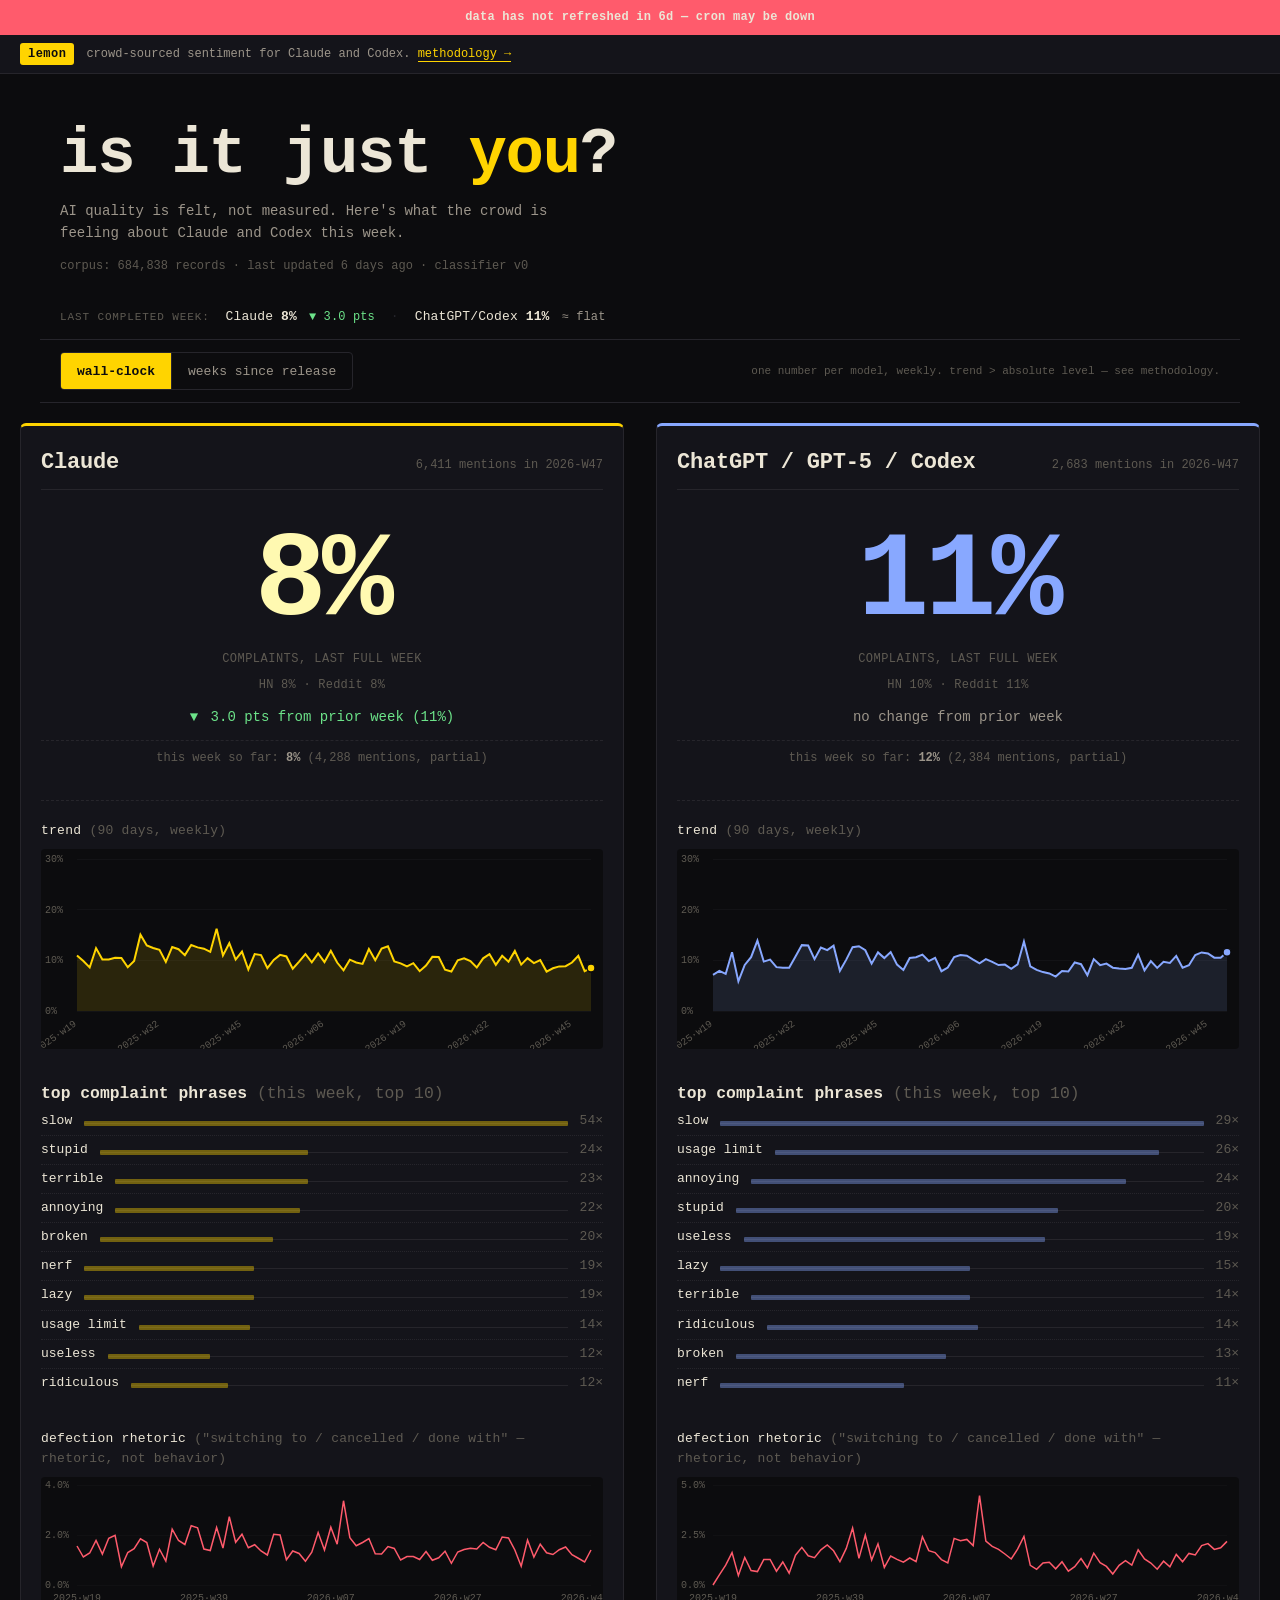
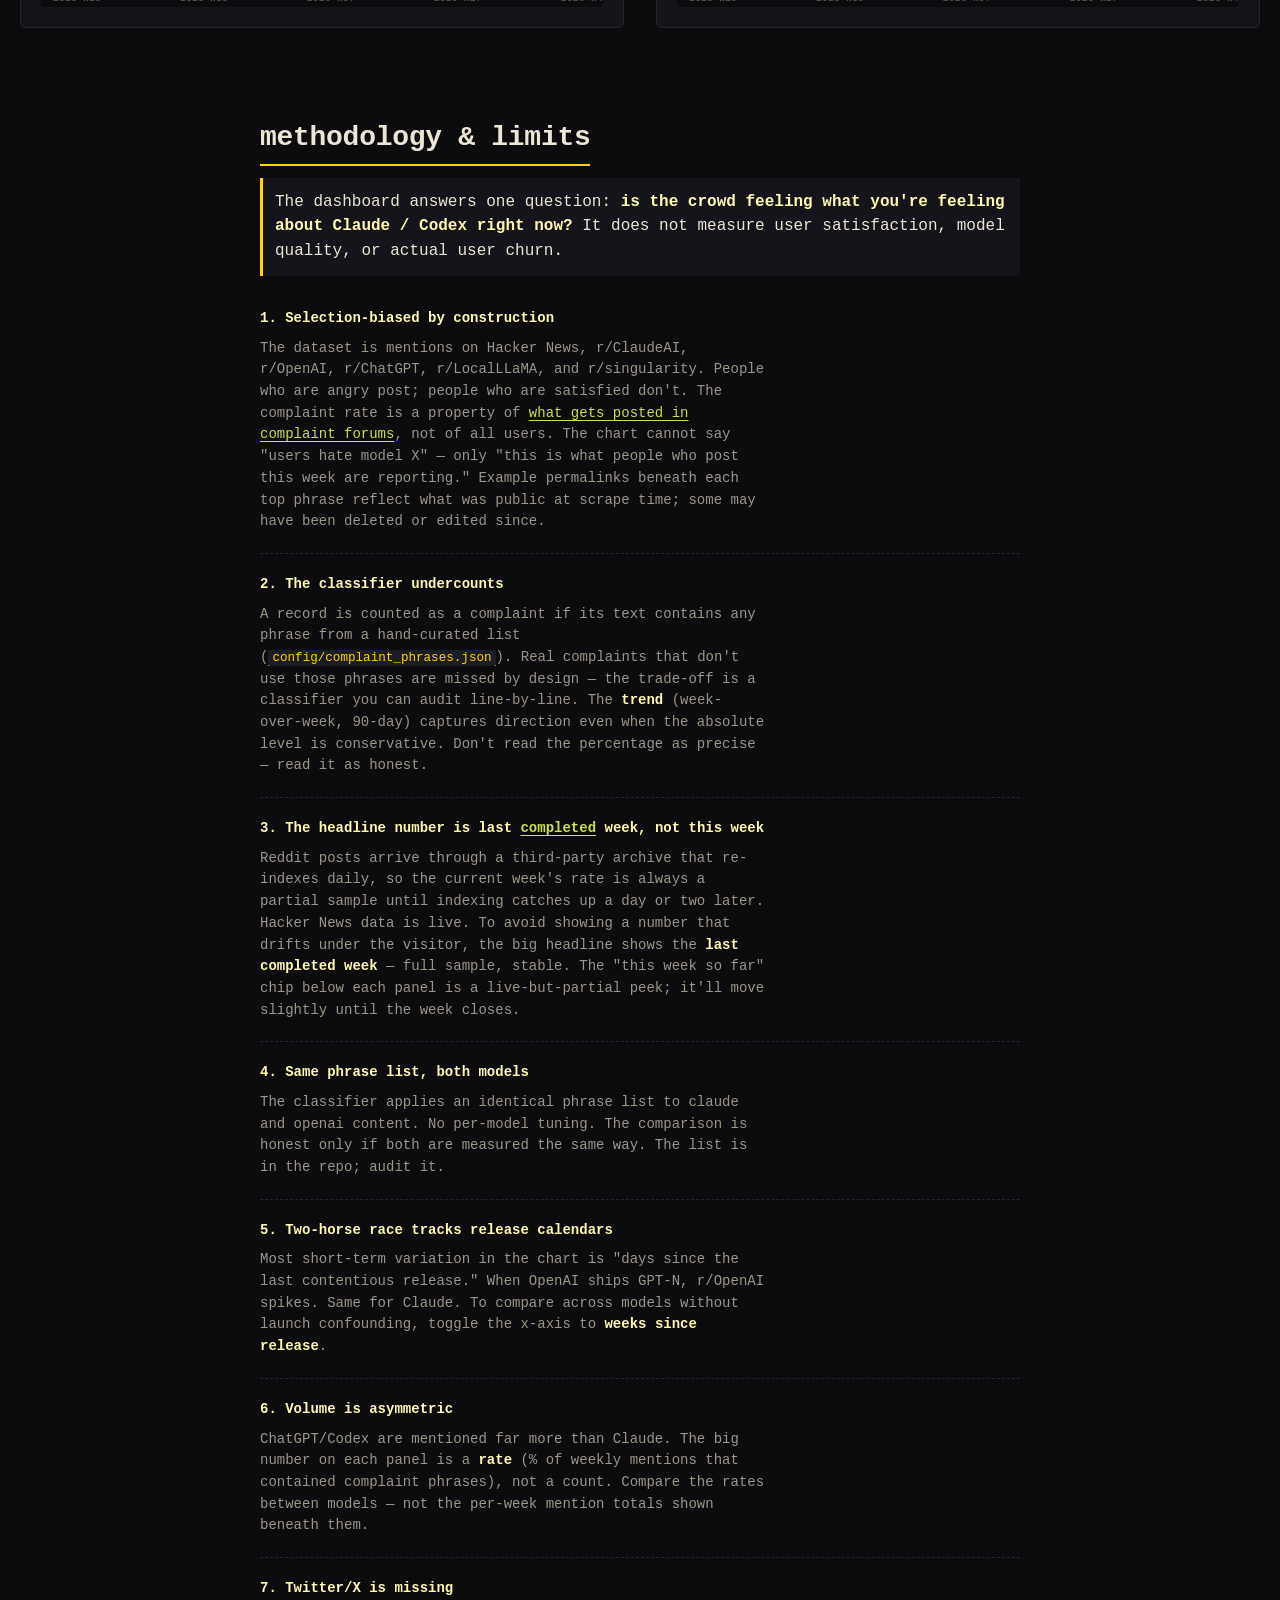
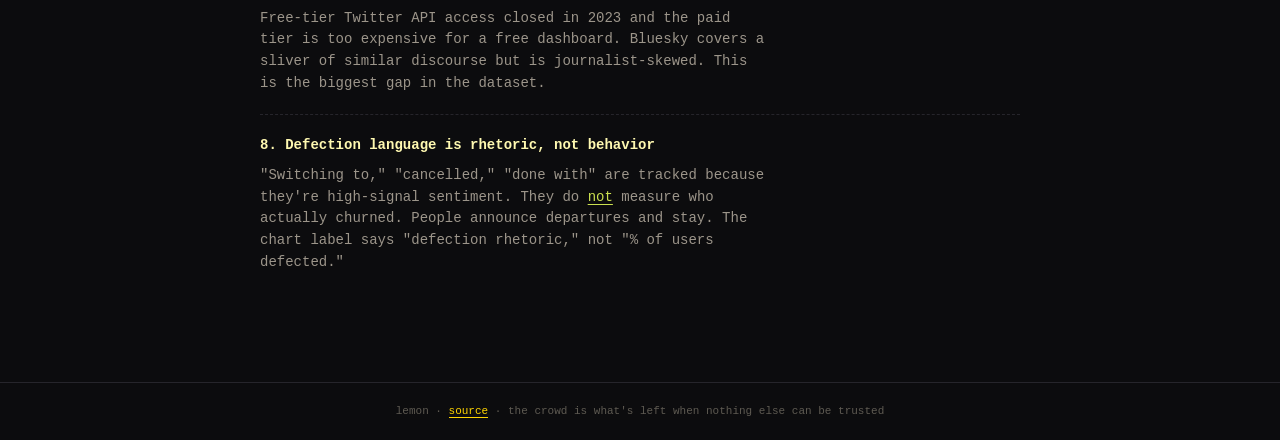
<file: index.html>
<!DOCTYPE html>
<html lang="en">
<head>
<meta charset="utf-8">
<meta name="viewport" content="width=device-width, initial-scale=1">
<title>lemon — is it just you?</title>
<meta name="description" content="AI quality is felt, not measured. Crowd-sourced sentiment for Claude and Codex this week.">
<link rel="canonical" href="https://ajin.im/lemon/">
<meta name="theme-color" content="#0c0c0e">

<!-- Open Graph -->
<meta property="og:type" content="website">
<meta property="og:title" content="lemon — is it just you?">
<meta property="og:description" content="AI quality is felt, not measured. Crowd-sourced sentiment for Claude and Codex this week.">
<meta property="og:url" content="https://ajin.im/lemon/">
<meta property="og:image" content="https://ajin.im/lemon/og-image.png">
<meta property="og:image:width" content="1730">
<meta property="og:image:height" content="909">

<!-- Twitter -->
<meta name="twitter:card" content="summary_large_image">
<meta name="twitter:title" content="lemon — is it just you?">
<meta name="twitter:description" content="AI quality is felt, not measured. Crowd-sourced sentiment for Claude and Codex this week.">
<meta name="twitter:image" content="https://ajin.im/lemon/og-image.png">

<!-- Structured data — Google's "Dataset" schema lets the page show up in
     dataset search and AI overviews with the right framing (a dataset, not
     a blog post). -->
<script type="application/ld+json">
{
  "@context": "https://schema.org",
  "@type": "Dataset",
  "name": "lemon — crowd-sourced sentiment for Claude and Codex",
  "description": "Weekly complaint rate from public discourse on Hacker News and Reddit, applied to mentions of Claude and Codex/ChatGPT/GPT-5. Curated phrase-list classifier; selection-biased by construction.",
  "url": "https://ajin.im/lemon/",
  "creator": {
    "@type": "Person",
    "name": "ajin",
    "url": "https://ajin.im/"
  },
  "license": "https://opensource.org/licenses/MIT",
  "keywords": ["sentiment analysis", "AI quality", "Claude", "OpenAI", "Codex", "ChatGPT", "GPT-5", "user complaints", "Hacker News", "Reddit"],
  "isAccessibleForFree": true,
  "temporalCoverage": "2025-05/..",
  "distribution": {
    "@type": "DataDownload",
    "encodingFormat": "application/json",
    "contentUrl": "https://ajin.im/lemon/data.json"
  }
}
</script>

<link rel="stylesheet" href="style.css">
</head>
<body>

<div id="staleness-banner" hidden></div>

<header class="banner">
  <span class="banner-mark">lemon</span>
  <span class="banner-msg">
    crowd-sourced sentiment for Claude and Codex.
    <a href="#methodology">methodology →</a>
  </span>
</header>

<section class="masthead">
  <h1>is it just <em>you</em>?</h1>
  <p class="tagline">
    AI quality is felt, not measured. Here's what the crowd is feeling
    about Claude and Codex this week.
  </p>
  <p class="meta" id="meta-line">
    corpus: <span id="meta-count">…</span> records ·
    last updated <span id="meta-updated">…</span> ·
    classifier <span id="meta-cls">v0</span>
  </p>
</section>

<aside class="verdict" id="verdict-line" aria-label="Last completed week verdict" hidden></aside>

<section class="controls">
  <div class="toggle-group" aria-label="X-axis mode">
    <button class="toggle active" data-axis="wall" aria-pressed="true">wall-clock</button>
    <button class="toggle" data-axis="release" aria-pressed="false">weeks since release</button>
  </div>
  <p class="controls-note">
    one number per model, weekly. trend &gt; absolute level — see methodology.
  </p>
</section>

<main class="dashboard">

  <section class="model-panel" data-model="claude">
    <header class="panel-head">
      <h2>Claude</h2>
      <span class="panel-totals" id="totals-claude">— mentions this week</span>
    </header>

    <div class="big-number-block">
      <div class="big-number" id="rate-claude">—</div>
      <div class="big-number-label">complaints, last full week</div>
      <div class="by-source" id="by-source-claude"></div>
      <div class="delta" id="delta-claude">—</div>
      <div class="partial-week" id="partial-claude" hidden></div>
    </div>
    <div class="chart-block">
      <h3>trend <span class="chart-sub">(90 days, weekly)</span></h3>
      <div class="chart trend" id="trend-claude" role="img" aria-label="Claude complaint rate trend"></div>
    </div>
    <div class="top-terms-block">
      <h3>top complaint phrases <span class="chart-sub">(this week, top 10)</span></h3>
      <ol class="top-terms" id="terms-claude" aria-label="Claude top terms"></ol>
    </div>
    <div class="chart-block">
      <h3>defection rhetoric <span class="chart-sub">("switching to / cancelled / done with" — rhetoric, not behavior)</span></h3>
      <div class="chart defection" id="def-claude" role="img" aria-label="Claude defection rhetoric trend"></div>
    </div>
  </section>
  <section class="model-panel" data-model="openai">
    <header class="panel-head">
      <h2>ChatGPT / GPT-5 / Codex</h2>
      <span class="panel-totals" id="totals-openai">— mentions this week</span>
    </header>

    <div class="big-number-block">
      <div class="big-number" id="rate-openai">—</div>
      <div class="big-number-label">complaints, last full week</div>
      <div class="by-source" id="by-source-openai"></div>
      <div class="delta" id="delta-openai">—</div>
      <div class="partial-week" id="partial-openai" hidden></div>
    </div>

    <div class="chart-block">
      <h3>trend <span class="chart-sub">(90 days, weekly)</span></h3>
      <div class="chart trend" id="trend-openai" role="img" aria-label="OpenAI complaint rate trend"></div>
    </div>

    <div class="top-terms-block">
      <h3>top complaint phrases <span class="chart-sub">(this week, top 10)</span></h3>
      <ol class="top-terms" id="terms-openai" aria-label="OpenAI top terms"></ol>
    </div>

    <div class="chart-block">
      <h3>defection rhetoric <span class="chart-sub">("switching to / cancelled / done with" — rhetoric, not behavior)</span></h3>
      <div class="chart defection" id="def-openai" role="img" aria-label="OpenAI defection rhetoric trend"></div>
    </div>
  </section>

</main>

<section id="methodology" class="methodology">
  <h2>methodology &amp; limits</h2>
  <p class="lead">
    The dashboard answers one question: <strong>is the crowd feeling what
    you're feeling about Claude / Codex right now?</strong> It does not measure
    user satisfaction, model quality, or actual user churn.
  </p>

  <article class="caveat">
    <h3>1. Selection-biased by construction</h3>
    <p>
      The dataset is mentions on Hacker News, r/ClaudeAI, r/OpenAI, r/ChatGPT,
      r/LocalLLaMA, and r/singularity. People who are angry post; people who are
      satisfied don't. The complaint rate is a property of <em>what gets posted
      in complaint forums</em>, not of all users. The chart cannot say "users
      hate model X" — only "this is what people who post this week are reporting."
      Example permalinks beneath each top phrase reflect what was public at
      scrape time; some may have been deleted or edited since.
    </p>
  </article>

  <article class="caveat">
    <h3>2. The classifier undercounts</h3>
    <p>
      A record is counted as a complaint if its text contains any phrase from
      a hand-curated list (<a href="https://github.com/mobetter20/lemon/blob/main/config/complaint_phrases.json"><code>config/complaint_phrases.json</code></a>).
      Real complaints that don't use those phrases are missed by design — the
      trade-off is a classifier you can audit line-by-line. The
      <strong>trend</strong> (week-over-week, 90-day) captures direction even
      when the absolute level is conservative. Don't read the percentage as
      precise — read it as honest.
    </p>
  </article>

  <article class="caveat">
    <h3>3. The headline number is last <em>completed</em> week, not this week</h3>
    <p>
      Reddit posts arrive through a third-party archive that re-indexes
      daily, so the current week's rate is always a partial sample until
      indexing catches up a day or two later. Hacker News data is live. To
      avoid showing a number that drifts under the visitor, the big
      headline shows the <strong>last completed week</strong> — full
      sample, stable. The "this week so far" chip below each panel is a
      live-but-partial peek; it'll move slightly until the week closes.
    </p>
  </article>

  <article class="caveat">
    <h3>4. Same phrase list, both models</h3>
    <p>
      The classifier applies an identical phrase list to claude and openai
      content. No per-model tuning. The comparison is honest only if both are
      measured the same way. The list is in the repo; audit it.
    </p>
  </article>

  <article class="caveat">
    <h3>5. Two-horse race tracks release calendars</h3>
    <p>
      Most short-term variation in the chart is "days since the last contentious
      release." When OpenAI ships GPT-N, r/OpenAI spikes. Same for Claude. To
      compare across models without launch confounding, toggle the x-axis to
      <strong>weeks since release</strong>.
    </p>
  </article>

  <article class="caveat">
    <h3>6. Volume is asymmetric</h3>
    <p>
      ChatGPT/Codex are mentioned far more than Claude. The big number on
      each panel is a <strong>rate</strong> (% of weekly mentions that
      contained complaint phrases), not a count. Compare the rates between
      models — not the per-week mention totals shown beneath them.
    </p>
  </article>

  <article class="caveat">
    <h3>7. Twitter/X is missing</h3>
    <p>
      Free-tier Twitter API access closed in 2023 and the paid tier is too
      expensive for a free dashboard. Bluesky covers a sliver of similar
      discourse but is journalist-skewed. This is the biggest gap in the
      dataset.
    </p>
  </article>

  <article class="caveat">
    <h3>8. Defection language is rhetoric, not behavior</h3>
    <p>
      "Switching to," "cancelled," "done with" are tracked because they're
      high-signal sentiment. They do <em>not</em> measure who actually churned.
      People announce departures and stay. The chart label says "defection
      rhetoric," not "% of users defected."
    </p>
  </article>
</section>

<footer class="footer">
  <p>
    lemon · <a href="https://github.com/mobetter20/lemon">source</a> ·
    the crowd is what's left when nothing else can be trusted
  </p>
</footer>

<script src="dashboard.js" defer></script>
</body>
</html>
</file>
<file: style.css>
/* ============================================================
   PALETTE (placeholder — swap in real lemon palette here)
   ============================================================ */
:root {
  /* lemon palette — placeholders; replace when real palette lands */
  --lemon-rind:   #ffd400;   /* primary accent, brightest yellow */
  --lemon-flesh:  #fff9b1;   /* soft pale yellow for highlights */
  --lemon-pith:   #fff5d6;   /* near-white, off-yellow */
  --lemon-leaf:   #cbe04f;   /* yellow-green accent */
  --lemon-zest:   #ffaa00;   /* deeper amber */

  /* dark base */
  --bg:           #0c0c0e;
  --bg-2:         #14141a;
  --bg-3:         #1c1d24;
  --fg:           #ece6d6;
  --fg-dim:       #9c958a;
  --fg-mute:      #5e5a52;
  --rule:         #26252b;

  /* signal colors */
  --c-rate:       var(--lemon-rind);    /* claude trend */
  --c-rate-2:     #88a8ff;              /* openai trend */
  --c-defection:  #ff5b6c;
  --c-up:         #ff7a59;              /* delta worsening */
  --c-down:       #6ce389;              /* delta improving */

  /* spacing scale */
  --space-1: 4px;
  --space-2: 8px;
  --space-3: 12px;
  --space-4: 20px;
  --space-5: 32px;
  --space-6: 48px;

  /* type scale */
  --font-mono: "JetBrains Mono", "Berkeley Mono", "IBM Plex Mono", "SF Mono",
               "Menlo", "Consolas", monospace;
}

/* ============================================================
   RESET + BASE
   ============================================================ */
* { box-sizing: border-box; margin: 0; padding: 0; }

html { scroll-behavior: smooth; }

body {
  font-family: var(--font-mono);
  font-size: 14px;
  line-height: 1.55;
  background: var(--bg);
  color: var(--fg);
  -webkit-font-smoothing: antialiased;
  -moz-osx-font-smoothing: grayscale;
}

a { color: var(--lemon-rind); text-decoration: none; border-bottom: 1px solid currentColor; }
a:hover { color: var(--lemon-zest); }

strong { color: var(--lemon-flesh); font-weight: 600; }
em { color: var(--lemon-leaf); font-style: normal; text-decoration: underline; text-underline-offset: 3px; }

h1, h2, h3 { font-weight: 600; }

code {
  font-family: var(--font-mono);
  background: var(--bg-3);
  padding: 1px 4px;
  border-radius: 2px;
  font-size: 0.9em;
}

/* ============================================================
   STICKY BANNER
   ============================================================ */
.banner {
  position: sticky;
  top: 0;
  z-index: 100;
  background: var(--bg-2);
  border-bottom: 1px solid var(--rule);
  padding: var(--space-2) var(--space-4);
  display: flex;
  gap: var(--space-3);
  align-items: center;
  font-size: 12px;
  flex-wrap: wrap;
}
.banner-mark {
  background: var(--lemon-rind);
  color: var(--bg);
  font-weight: 700;
  padding: 2px 8px;
  border-radius: 3px;
  letter-spacing: 0.04em;
}
.banner-msg { color: var(--fg-dim); flex: 1; }
.banner-msg a { font-size: inherit; }

/* Staleness banner — shown only when data.json.generated_at age > 8h.
   Yellow at 8–24h ("data is Nh old"), red at 24h+ ("cron may be down"). */
#staleness-banner {
  position: sticky;
  top: 0;
  z-index: 200;
  padding: var(--space-2) var(--space-4);
  font-size: 12px;
  font-weight: 600;
  text-align: center;
  letter-spacing: 0.02em;
}
#staleness-banner.stale-yellow {
  background: var(--lemon-zest);
  color: var(--bg);
}
#staleness-banner.stale-red {
  background: var(--c-defection);
  color: var(--fg);
}

/* ============================================================
   MASTHEAD
   ============================================================ */
.masthead {
  padding: var(--space-6) var(--space-4) var(--space-4);
  max-width: 1200px;
  margin: 0 auto;
}
.masthead h1 {
  font-size: clamp(28px, 8vw, 64px);
  letter-spacing: -0.02em;
  line-height: 1.05;
  margin-bottom: var(--space-3);
}
.masthead h1 em {
  text-decoration: none;
  color: var(--lemon-rind);
  font-style: normal;
}
.tagline {
  color: var(--fg-dim);
  max-width: 60ch;
  margin-bottom: var(--space-3);
}
.meta {
  font-size: 12px;
  color: var(--fg-mute);
}

/* ============================================================
   VERDICT LINE — answers the H1's question concretely. Lives
   between masthead and controls, before the first chart.
   ============================================================ */
.verdict {
  max-width: 1200px;
  margin: 0 auto;
  padding: var(--space-3) var(--space-4);
  font-size: 13px;
  color: var(--fg);
  letter-spacing: 0.01em;
}
.verdict-prefix {
  color: var(--fg-mute);
  text-transform: uppercase;
  letter-spacing: 0.08em;
  font-size: 11px;
  margin-right: var(--space-2);
}
.verdict-fragment strong { color: var(--fg); font-weight: 700; }
.verdict-delta { font-size: 12px; color: var(--fg-dim); margin-left: 4px; }
.verdict-delta.up   { color: var(--c-up); }     /* louder than prior week */
.verdict-delta.down { color: var(--c-down); }   /* quieter than prior week */
.verdict-sep { color: var(--rule); margin: 0 var(--space-2); }

/* ============================================================
   CONTROLS
   ============================================================ */
.controls {
  max-width: 1200px;
  margin: 0 auto;
  padding: var(--space-3) var(--space-4);
  display: flex;
  justify-content: space-between;
  align-items: center;
  gap: var(--space-4);
  flex-wrap: wrap;
  border-top: 1px solid var(--rule);
  border-bottom: 1px solid var(--rule);
}
.toggle-group {
  display: inline-flex;
  border: 1px solid var(--rule);
  border-radius: 4px;
  overflow: hidden;
}
.toggle {
  background: transparent;
  color: var(--fg-dim);
  font-family: inherit;
  font-size: 13px;
  padding: 8px 16px;
  min-height: 36px;
  border: none;
  cursor: pointer;
  border-right: 1px solid var(--rule);
}
.toggle:last-child { border-right: none; }
.toggle:hover { color: var(--fg); background: var(--bg-2); }
.toggle:focus-visible {
  outline: 2px solid var(--lemon-rind);
  outline-offset: 2px;
  position: relative;
  z-index: 1;
}
.toggle.active {
  background: var(--lemon-rind);
  color: var(--bg);
  font-weight: 600;
}
.controls-note {
  font-size: 11px;
  color: var(--fg-mute);
  flex: 1;
  text-align: right;
}

/* ============================================================
   DASHBOARD GRID
   ============================================================ */
.dashboard {
  max-width: 1400px;
  margin: 0 auto;
  padding: var(--space-4);
  display: grid;
  grid-template-columns: 1fr 1fr;
  gap: var(--space-5);
}
@media (max-width: 1024px) {
  .dashboard { grid-template-columns: 1fr; }
}

.model-panel {
  background: var(--bg-2);
  border: 1px solid var(--rule);
  border-radius: 6px;
  padding: var(--space-4);
}
.model-panel[data-model="claude"]  { border-top: 3px solid var(--lemon-rind); }
.model-panel[data-model="openai"]  { border-top: 3px solid var(--c-rate-2); }

.panel-head {
  display: flex;
  justify-content: space-between;
  align-items: baseline;
  border-bottom: 1px solid var(--rule);
  padding-bottom: var(--space-2);
  margin-bottom: var(--space-3);
}
.panel-head h2 {
  font-size: 22px;
  letter-spacing: -0.01em;
}
.panel-totals {
  font-size: 12px;
  color: var(--fg-mute);
}

/* ============================================================
   BIG NUMBER
   ============================================================ */
.big-number-block {
  text-align: center;
  padding: var(--space-4) 0 var(--space-5);
  border-bottom: 1px dashed var(--rule);
  margin-bottom: var(--space-4);
}
.big-number {
  font-size: clamp(72px, 10vw, 120px);
  font-weight: 700;
  letter-spacing: -0.04em;
  line-height: 1;
  color: var(--lemon-flesh);
}
.model-panel[data-model="openai"] .big-number {
  color: var(--c-rate-2);
}
.big-number-label {
  font-size: 12px;
  color: var(--fg-mute);
  margin-top: var(--space-2);
  letter-spacing: 0.04em;
  text-transform: uppercase;
}
.by-source {
  margin-top: var(--space-2);
  font-size: 12px;
  color: var(--fg-mute);
  letter-spacing: 0.02em;
}
.by-source:empty { display: none; }

.delta {
  margin-top: var(--space-3);
  font-size: 14px;
  color: var(--fg-dim);
}
.delta.up    { color: var(--c-up); }
.delta.down  { color: var(--c-down); }
.delta-glyph { font-weight: 700; margin-right: 4px; }

.partial-week {
  margin-top: var(--space-3);
  padding-top: var(--space-2);
  border-top: 1px dashed var(--rule);
  font-size: 12px;
  color: var(--fg-mute);
}
.partial-week strong { color: var(--fg-dim); font-weight: 600; }
.partial-week[hidden] { display: none; }

/* ============================================================
   CHART BLOCK
   ============================================================ */
.chart-block { margin-bottom: var(--space-5); }
.chart-block:last-child { margin-bottom: 0; }
.chart-block h3 {
  font-size: 13px;
  font-weight: 500;
  color: var(--fg);
  margin-bottom: var(--space-2);
  letter-spacing: 0.02em;
}
.chart-sub {
  color: var(--fg-mute);
  font-weight: 400;
}

.chart {
  width: 100%;
  background: var(--bg);
  border-radius: 4px;
  position: relative;
}
.chart.trend       { height: 200px; }
.chart.defection   { height: 130px; }

/* SVG chart styling */
.chart svg { display: block; width: 100%; height: 100%; }
.chart .chart-empty,
.top-terms .terms-empty {
  display: flex;
  align-items: center;
  justify-content: center;
  height: 100%;
  color: var(--fg-mute);
  font-size: 11px;
  letter-spacing: 0.04em;
  text-transform: uppercase;
}
.top-terms .terms-empty {
  height: auto;
  padding: var(--space-3) 0;
  border-bottom: none;
}
.chart .axis text {
  font-family: var(--font-mono);
  font-size: 10px;
  fill: var(--fg-mute);
}
.chart .axis line, .chart .axis path {
  stroke: var(--rule);
  shape-rendering: crispEdges;
}
.chart .release-line {
  stroke: var(--lemon-flesh);
  stroke-dasharray: 2 3;
  opacity: 0.5;
}
.chart .release-label {
  fill: var(--lemon-flesh);
  font-size: 9px;
  opacity: 0.7;
}

/* ============================================================
   TOP TERMS LIST
   ============================================================ */
.top-terms-block { margin-bottom: var(--space-5); }
.top-terms {
  list-style: none;
  font-size: 13px;
}
.top-terms li {
  padding: 4px 0;
  border-bottom: 1px dotted var(--rule);
}
.top-terms li:last-child { border-bottom: none; }

/* Plain row (no examples) flexes directly inside <li>;
   when examples exist we wrap in <details><summary>...row...</summary>...</details>.
   .has-examples is set in JS as an explicit fallback for browsers without :has(). */
.top-terms li:not(.has-examples) {
  display: flex;
  justify-content: space-between;
  align-items: baseline;
}
.top-terms .term-summary {
  display: flex;
  justify-content: space-between;
  align-items: baseline;
  cursor: pointer;
  list-style: none;
  outline: none;
}
.top-terms .term-summary::-webkit-details-marker { display: none; }
.top-terms .term-summary::marker { content: ""; }
.top-terms .term-summary::before {
  content: "▸";
  display: inline-block;
  margin-right: 6px;
  color: var(--fg-mute);
  font-size: 10px;
  transition: transform 0.12s;
}
.top-terms details[open] .term-summary::before { transform: rotate(90deg); }
@media (prefers-reduced-motion: reduce) {
  .top-terms .term-summary::before { transition: none; }
}
.top-terms .term-summary:hover { color: var(--lemon-flesh); }

.top-terms .term {
  color: var(--fg);
}
.top-terms .count {
  color: var(--fg-mute);
  font-variant-numeric: tabular-nums;
}
.top-terms .bar {
  flex: 1;
  height: 1px;
  margin: 0 var(--space-3);
  background: var(--rule);
  position: relative;
}
.top-terms .bar-fill {
  position: absolute;
  left: 0;
  top: -2px;
  height: 5px;
  background: var(--lemon-rind);
  border-radius: 1px;
  opacity: 0.4;
}
.model-panel[data-model="openai"] .top-terms .bar-fill {
  background: var(--c-rate-2);
}

/* Expanded examples */
.top-terms .term-examples {
  list-style: none;
  margin: 6px 0 6px 18px;
  padding: 0;
  font-size: 11px;
}
.top-terms .term-examples li {
  display: flex;
  gap: 8px;
  align-items: baseline;
  padding: 2px 0;
  border-bottom: none;
}
.top-terms .ex-kind {
  color: var(--fg-mute);
  min-width: 88px;
  font-size: 10px;
  text-transform: uppercase;
  letter-spacing: 0.04em;
}
.top-terms .ex-link {
  color: var(--fg-dim);
  border-bottom-color: transparent;
  font-variant-numeric: tabular-nums;
  flex: 1;
  white-space: nowrap;
  overflow: hidden;
  text-overflow: ellipsis;
}
.top-terms .ex-link:hover {
  color: var(--lemon-rind);
  border-bottom-color: currentColor;
}

/* ============================================================
   METHODOLOGY
   ============================================================ */
.methodology {
  max-width: 800px;
  margin: var(--space-6) auto;
  padding: var(--space-4);
}
.methodology h2 {
  font-size: 28px;
  letter-spacing: -0.01em;
  margin-bottom: var(--space-3);
  border-bottom: 2px solid var(--lemon-rind);
  padding-bottom: var(--space-1);
  display: inline-block;
}
.methodology .lead {
  font-size: 16px;
  color: var(--fg);
  margin-bottom: var(--space-5);
  padding: var(--space-3);
  border-left: 3px solid var(--lemon-rind);
  background: var(--bg-2);
}
.caveat {
  margin-bottom: var(--space-4);
  padding-bottom: var(--space-4);
  border-bottom: 1px dashed var(--rule);
}
.caveat:last-child { border-bottom: none; }
.caveat h3 {
  font-size: 14px;
  color: var(--lemon-flesh);
  margin-bottom: var(--space-2);
}
.caveat p {
  color: var(--fg-dim);
  max-width: 60ch;
}

/* ============================================================
   FOOTER
   ============================================================ */
.footer {
  border-top: 1px solid var(--rule);
  padding: var(--space-4);
  text-align: center;
  color: var(--fg-mute);
  font-size: 11px;
  margin-top: var(--space-6);
}

/* ============================================================
   MOBILE TIGHTENING — phones (≤480px)
   The 1024px breakpoint above already collapses the dashboard to
   single column. This block tightens spacing and tames the large
   typography for narrow viewports so the H1/big-number don't
   overflow and section padding doesn't waste pixels.
   ============================================================ */
@media (max-width: 480px) {
  .masthead {
    padding: var(--space-4) var(--space-3) var(--space-3);
  }
  .masthead h1 {
    font-size: clamp(26px, 9vw, 36px);
  }
  .controls {
    padding: 0 var(--space-3) var(--space-3);
    flex-wrap: wrap;
    gap: var(--space-2);
  }
  .controls-note {
    text-align: left;
    flex-basis: 100%;
  }
  .dashboard {
    padding: var(--space-3);
    gap: var(--space-4);
  }
  .model-panel {
    padding: var(--space-3);
  }
  .panel-head h2 {
    font-size: 18px;
  }
  .toggle {
    padding: 10px 18px;
    min-height: 44px;
  }
  .big-number {
    font-size: clamp(56px, 18vw, 96px);
  }
  .methodology {
    padding: var(--space-3);
    margin: var(--space-4) auto;
  }
  .methodology h2 {
    font-size: 22px;
  }
  .banner {
    padding: var(--space-2) var(--space-3);
  }
}
</file>
